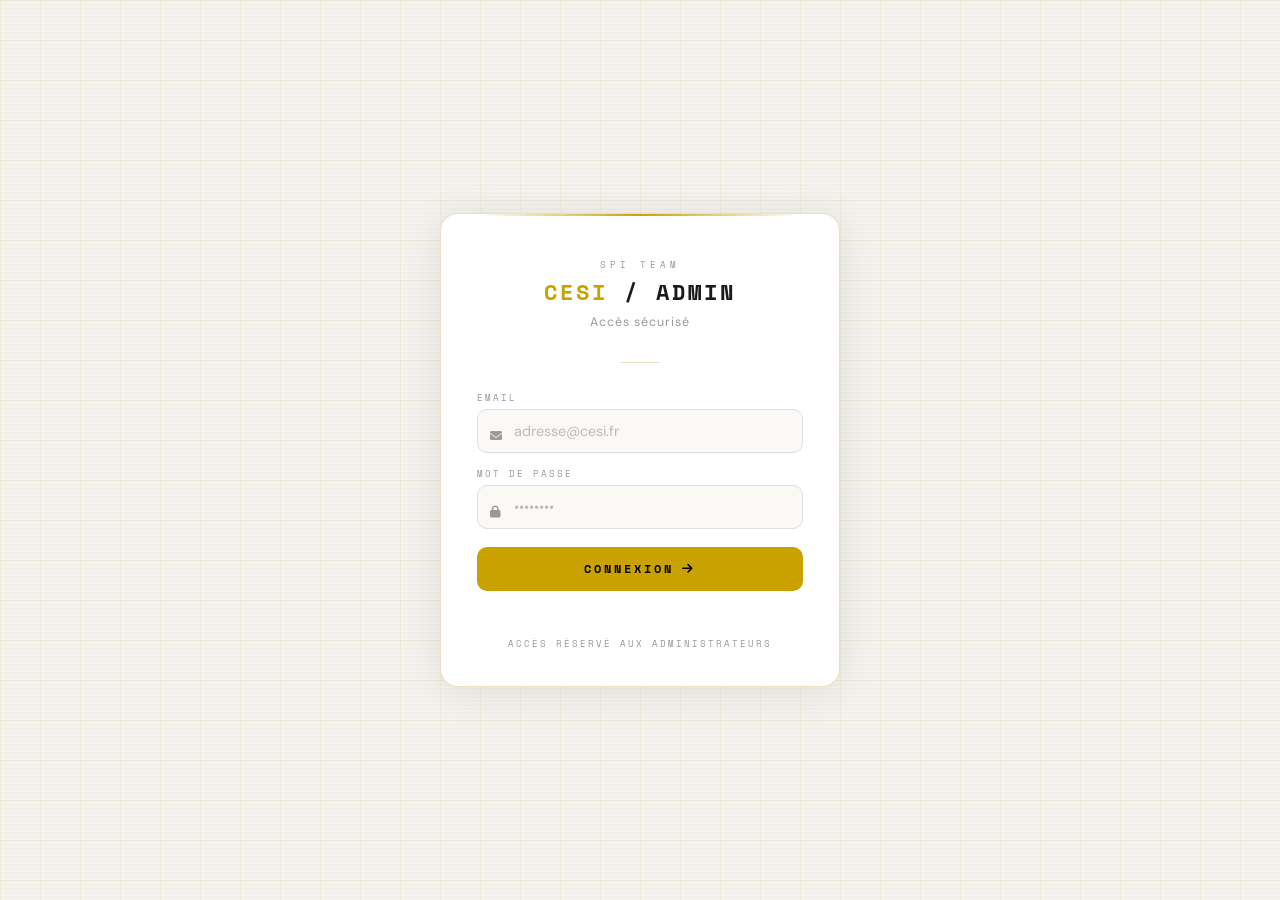
<file: index.html>
<!DOCTYPE html>
<html lang="fr">
<head>
    <meta charset="UTF-8">
    <meta name="viewport" content="width=device-width, initial-scale=1.0">
    <title>Login | SPI Team CESI</title>
    <link rel="stylesheet" href="https://cdnjs.cloudflare.com/ajax/libs/font-awesome/6.4.0/css/all.min.css">
    <link rel="stylesheet" href="css/style.css">
</head>
<body>

    <div class="login-card">
        <!-- Brand -->
        <div class="card-brand">
            <div class="card-brand-label">SPI Team</div>
            <div class="card-brand-title">CESI<span> / ADMIN</span></div>
            <div class="card-subtitle">Accès sécurisé</div>
        </div>

        <div class="divider"></div>

        <!-- Formulaire de Connexion -->
        <form id="loginForm" class="login-form">
            <div class="field-wrap">
                <label class="field-label" for="username">Email</label>
                <input id="username" type="email" placeholder="adresse@cesi.fr" required>
                <i class="fas fa-envelope field-icon"></i>
            </div>

            <div class="field-wrap">
                <label class="field-label" for="password">Mot de passe</label>
                <input id="password" type="password" placeholder="••••••••" required>
                <i class="fas fa-lock field-icon"></i>
            </div>

            <button type="submit" id="submitBtn">
                <span id="btn-text">CONNEXION</span>
                <i class="fas fa-arrow-right" id="btn-icon"></i>
            </button>
        </form>

        <p id="error-msg"></p>
        <div class="card-footer">Accès réservé aux administrateurs</div>
    </div>

    <script type="module">
        import { createClient } from "https://esm.sh/@supabase/supabase-js"

        const SUPABASE_URL = "https://fjksprfocmyqebjfxftf.supabase.co"
        const SUPABASE_KEY = "sb_publishable_A3J91eJqawcbb2s6a-8vRQ_9bOFqaE_"
        const supabase = createClient(SUPABASE_URL, SUPABASE_KEY)

        // --- GESTION DE LA CONNEXION ---
        if (sessionStorage.getItem("admin_logged") === "true") {
            window.location.href = "logs.html"
        }

        document.getElementById("loginForm").addEventListener("submit", async (e) => {
            e.preventDefault()
            const btn = document.getElementById("submitBtn")
            const btnText = document.getElementById("btn-text")
            const btnIcon = document.getElementById("btn-icon")
            const errorMsg = document.getElementById("error-msg")
            const email = document.getElementById("username").value.trim()
            const password = document.getElementById("password").value.trim()

            btnText.innerText = "Vérification…"
            btnIcon.className = "fas fa-spinner fa-spin"
            btn.disabled = true
            errorMsg.innerText = ""

            try {
                const { data, error } = await supabase.rpc("verify_admin", {
                    p_mail: email,
                    p_mdp: password
                })

                if (error || !data || data.length === 0) {
                    errorMsg.style.color = "var(--danger)";
                    errorMsg.innerText = "✗  Identifiants incorrects"
                } else {
                    btnText.innerText = "Accès accordé"
                    btnIcon.className = "fas fa-check"
                    sessionStorage.setItem("admin_logged", "true")
                    sessionStorage.setItem("admin_email", email)
                    setTimeout(() => window.location.href = "logs.html", 600)
                    return
                }
            } catch (err) {
                errorMsg.innerText = "✗  Erreur serveur"
            }

            btnText.innerText = "CONNEXION"
            btnIcon.className = "fas fa-arrow-right"
            btn.disabled = false
        })
    </script>
</body>
</html>
</file>
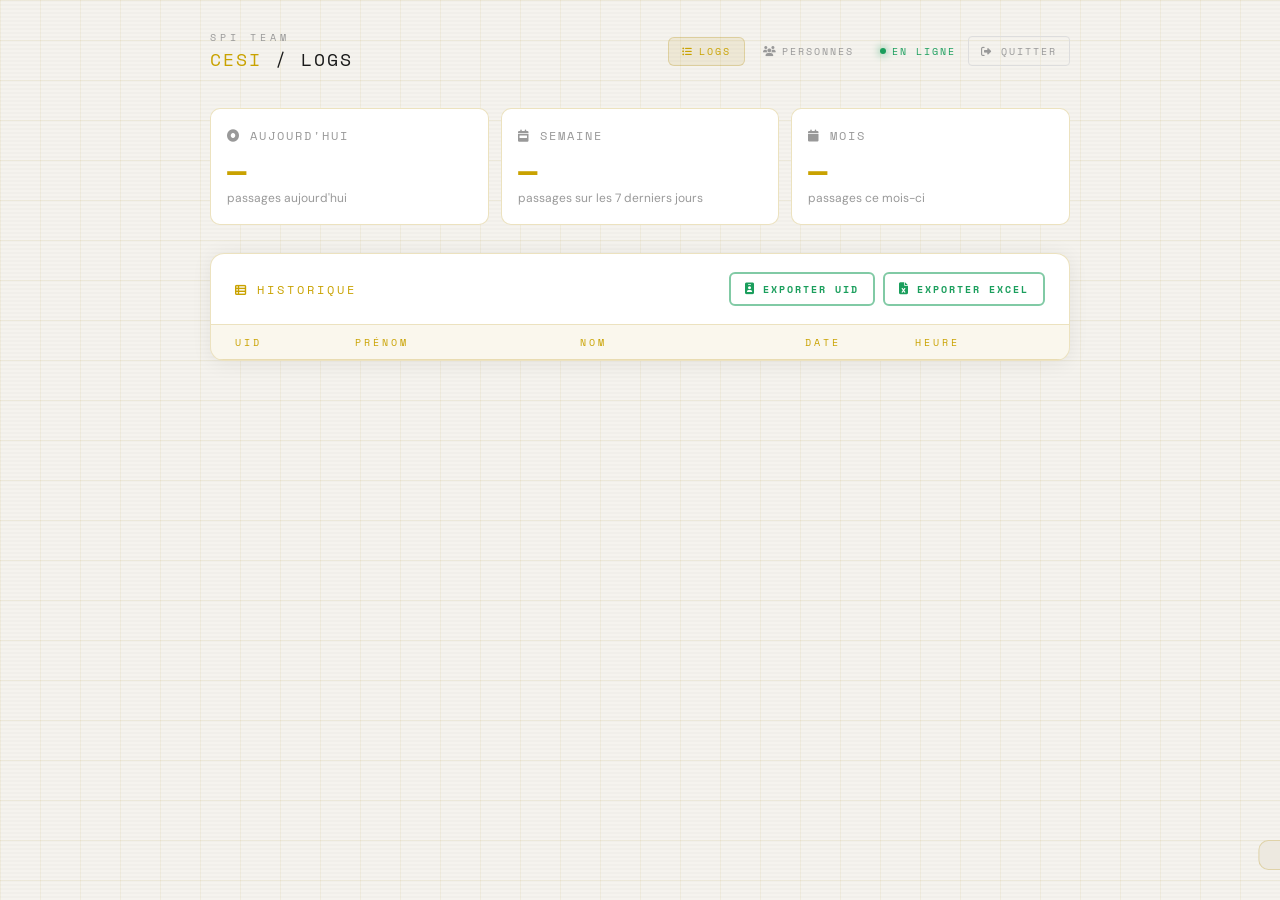
<file: logs.html>
<!DOCTYPE html>
<html lang="fr">
<head>
    <meta charset="UTF-8">
    <meta name="viewport" content="width=device-width, initial-scale=1.0">
    <title>Accès | SPI Team CESI</title>
    <link rel="preconnect" href="https://fonts.googleapis.com">
    <link rel="preconnect" href="https://fonts.gstatic.com" crossorigin>
    <link href="https://fonts.googleapis.com/css2?family=Space+Mono:wght@400;700&family=DM+Sans:wght@300;400;500;600&display=swap" rel="stylesheet">
    <link rel="stylesheet" href="https://cdnjs.cloudflare.com/ajax/libs/font-awesome/6.4.0/css/all.min.css">
    <link rel="stylesheet" href="css/logs.css">
</head>
<body>

<div class="app-wrapper">

    <header>
        <div class="brand">
            <div class="brand-label">SPI Team</div>
            <div class="brand-title">CESI<span> / LOGS</span></div>
        </div>
        <div class="top-right">
            <nav style="display:flex;gap:4px;">
                <a href="logs.html" style="font-family:'Space Mono',monospace;font-size:0.62rem;letter-spacing:2px;padding:6px 13px;border-radius:6px;text-decoration:none;color:var(--gold);border:1px solid var(--border);background:var(--gold-dim);">
                    <i class="fas fa-list-ul" style="margin-right:5px;"></i>LOGS
                </a>
                <a href="people.html" style="font-family:'Space Mono',monospace;font-size:0.62rem;letter-spacing:2px;padding:6px 13px;border-radius:6px;text-decoration:none;color:var(--muted);border:1px solid transparent;transition:all 0.2s;" onmouseover="this.style.color='var(--gold)';this.style.borderColor='var(--border)';this.style.background='var(--gold-dim)'" onmouseout="this.style.color='var(--muted)';this.style.borderColor='transparent';this.style.background='none'">
                    <i class="fas fa-users" style="margin-right:5px;"></i>PERSONNES
                </a>
            </nav>
            <span class="live-dot">EN LIGNE</span>
            <a href="#" class="logout-btn" id="btn-logout"><i class="fas fa-sign-out-alt"></i> QUITTER</a>
        </div>
    </header>

    <div class="stats-grid">
        <div class="stat-card">
            <div class="stat-icon"><i class="fas fa-circle-dot"></i> AUJOURD'HUI</div>
            <div class="stat-number" id="day-count">—</div>
            <div class="stat-label">passages aujourd'hui</div>
        </div>
        <div class="stat-card">
            <div class="stat-icon"><i class="fas fa-calendar-week"></i> SEMAINE</div>
            <div class="stat-number" id="week-count">—</div>
            <div class="stat-label">passages sur les 7 derniers jours</div>
        </div>
        <div class="stat-card">
            <div class="stat-icon"><i class="fas fa-calendar"></i> MOIS</div>
            <div class="stat-number" id="month-count">—</div>
            <div class="stat-label">passages ce mois-ci</div>
        </div>
    </div>

    <div class="panel">
        <div class="panel-header">
            <span class="panel-title"><i class="fas fa-table-list" style="margin-right:8px;font-size:.7rem;"></i>Historique</span>
            <div style="display:flex;gap:8px;">
                <button class="btn-excel btn-uid-export" id="btn-uid-export">
                    <i class="fas fa-id-badge"></i> EXPORTER UID
                </button>
                <button class="btn-excel" id="btn-excel">
                    <i class="fas fa-file-excel"></i> EXPORTER EXCEL
                </button>
            </div>
        </div>
        <div class="table-wrap">
            <div class="log-table">
                <div class="header-row">
                    <span class="uid">UID</span>
                    <span class="prenom">Prénom</span>
                    <span class="nom">Nom</span>
                    <span class="date">Date</span>
                    <span class="heure">Heure</span>
                    <span></span>
                </div>
                <div id="logs-container">
                    <!-- Rows injected here -->
                </div>
            </div>
        </div>
    </div>

</div>

<div class="toast" id="toast"></div>

<script type="module">
    import { createClient } from "https://esm.sh/@supabase/supabase-js"

    const SUPABASE_URL = "https://fjksprfocmyqebjfxftf.supabase.co"
    const SUPABASE_KEY = "sb_publishable_A3J91eJqawcbb2s6a-8vRQ_9bOFqaE_"
    const supabase = createClient(SUPABASE_URL, SUPABASE_KEY)

    // Auth check
    if (sessionStorage.getItem("admin_logged") !== "true") {
        window.location.href = "index.html"
    }

    // Elements
    const btnLogout     = document.getElementById("btn-logout")
    const logsContainer = document.getElementById("logs-container")
    const btnExcelExport = document.getElementById("btn-excel")
    const btnUidExport  = document.getElementById("btn-uid-export")

    let allData = []

    // ─── UTILS ────────────────────────────────────────────────────────────────

    function showToast(msg, type = 'success') {
        const t = document.getElementById('toast')
        t.textContent = (type === 'success' ? '✓ ' : '✗ ') + msg
        t.className = `toast ${type} show`
        setTimeout(() => t.classList.remove('show'), 3000)
    }

    function animateCount(el, target) {
        const start = parseInt(el.textContent) || 0
        if (start === target) return
        const dur = 600, step = 16
        const diff = target - start
        let current = start
        const interval = setInterval(() => {
            current += Math.ceil(diff / (dur / step))
            if ((diff > 0 && current >= target) || (diff < 0 && current <= target)) {
                current = target
                clearInterval(interval)
            }
            el.textContent = current
        }, step)
    }

    function safe(v) {
        return (String(v || "—")).replace(/</g, "&lt;").replace(/>/g, "&gt;")
    }

    // ─── STATS ────────────────────────────────────────────────────────────────

    function updateStats(data) {
        const now        = new Date()
        const todayStr   = now.toISOString().split("T")[0]
        const weekAgo    = new Date(); weekAgo.setDate(weekAgo.getDate() - 7)
        const curMonth   = now.getMonth()
        const curYear    = now.getFullYear()

        animateCount(document.getElementById("day-count"),
            data.filter(u => u.date === todayStr).length)

        animateCount(document.getElementById("week-count"),
            data.filter(u => u.date && new Date(u.date) >= weekAgo).length)

        animateCount(document.getElementById("month-count"),
            data.filter(u => {
                if (!u.date) return false
                const d = new Date(u.date)
                return d.getMonth() === curMonth && d.getFullYear() === curYear
            }).length)
    }

    // ─── BUILD UID → {prenom, nom} MAP ────────────────────────────────────────
    // We iterate from oldest to newest so the most recent named entry wins.

    function buildUidMap(data) {
        const map = {}
        // data is sorted newest-first; iterate reversed so newest overwrites
        ;[...data].reverse().forEach(u => {
            if (u.uid && (u.prenom || u.nom)) {
                map[u.uid] = {
                    prenom: u.prenom || '',
                    nom:    u.nom    || ''
                }
            }
        })
        return map
    }

    // ─── DATA LOADING ─────────────────────────────────────────────────────────

    async function loadUsers() {
        const { data, error } = await supabase
            .from("users")
            .select("*")
            .order("date",  { ascending: false, nullsFirst: false })
            .order("heure", { ascending: false, nullsFirst: false })

        if (error) {
            logsContainer.innerHTML = `
                <div class="empty-state">
                    <i class="fas fa-triangle-exclamation"></i>
                    ERREUR : ${error.message}
                </div>`
            return
        }

        allData = data
        updateStats(data)
        logsContainer.innerHTML = ""

        if (!data || data.length === 0) {
            logsContainer.innerHTML = `
                <div class="empty-state">
                    <i class="fas fa-database"></i>AUCUN ENREGISTREMENT
                </div>`
            return
        }

        // Build lookup map once for all rows
        const uidMap = buildUidMap(data)

        data.forEach((user, i) => {
            const row = document.createElement("div")
            row.className = "log-row"
            row.style.animationDelay = `${i * 30}ms`

            // Resolve prenom/nom: use row value first, fallback to uidMap
            const resolved = uidMap[user.uid] || {}
            const prenom   = user.prenom || resolved.prenom || ''
            const nom      = user.nom    || resolved.nom    || ''

            row.innerHTML = `
                <span class="uid">${safe(user.uid)}</span>
                <span class="prenom">${safe(prenom)}</span>
                <span class="nom">${safe(nom)}</span>
                <span class="date">${safe(user.date)}</span>
                <span class="heure">${safe(user.heure)}</span>
                <span style="display:flex;align-items:center;">
                    <button class="btn-delete" title="Supprimer" data-id="${user.identifiant}">
                        <i class="fas fa-xmark"></i>
                    </button>
                </span>
            `
            logsContainer.appendChild(row)
        })

        // Delete logic
        logsContainer.querySelectorAll('.btn-delete').forEach(btn => {
            btn.addEventListener('click', async () => {
                const identifiant = btn.getAttribute('data-id')
                if (!confirm('Supprimer cette entrée ?')) return
                const { error } = await supabase
                    .from('users')
                    .delete()
                    .eq('identifiant', identifiant)
                if (error) {
                    showToast(error.message, 'error')
                } else {
                    showToast('Entrée supprimée')
                    loadUsers()
                }
            })
        })
    }

    // ─── UID-ONLY EXPORT ──────────────────────────────────────────────────────

    btnUidExport.addEventListener("click", async () => {
        if (!allData.length) { showToast('Aucune donnée à exporter', 'error'); return }

        const uids = allData
            .filter(u => u.uid && u.uid.trim() !== '' && !u.prenom && !u.nom)
            .map(u => u.uid)

        if (!uids.length) { showToast('Aucun UID sans nom/prénom trouvé', 'error'); return }

        await loadXLSX()
        const ws = window.XLSX.utils.json_to_sheet(uids.map(uid => ({ UID: uid })))
        const wb = window.XLSX.utils.book_new()
        window.XLSX.utils.book_append_sheet(wb, ws, 'UIDs')
        window.XLSX.writeFile(wb, `spi_uid_${new Date().toISOString().split('T')[0]}.xlsx`)
        showToast(`${uids.length} UIDs exportés`)
    })

    // ─── FULL EXCEL EXPORT ────────────────────────────────────────────────────

    btnExcelExport.addEventListener("click", async () => {
        if (!allData.length) { showToast('Aucune donnée à exporter', 'error'); return }

        const uidMap = buildUidMap(allData)

        await loadXLSX()
        const ws = window.XLSX.utils.json_to_sheet(allData.map(u => {
            const resolved = uidMap[u.uid] || {}
            return {
                UID:    u.uid    || '',
                Prénom: u.prenom || resolved.prenom || '',
                Nom:    u.nom    || resolved.nom    || '',
                Date:   u.date   || '',
                Heure:  u.heure  || ''
            }
        }))
        const wb = window.XLSX.utils.book_new()
        window.XLSX.utils.book_append_sheet(wb, ws, 'Accès')
        window.XLSX.writeFile(wb, `spi_access_${new Date().toISOString().split('T')[0]}.xlsx`)
        showToast('Export réussi')
    })

    // ─── XLSX LAZY LOADER ─────────────────────────────────────────────────────

    function loadXLSX() {
        if (window.XLSX) return Promise.resolve()
        return new Promise((res, rej) => {
            const s = document.createElement('script')
            s.src = 'https://cdnjs.cloudflare.com/ajax/libs/xlsx/0.18.5/xlsx.full.min.js'
            s.onload = res
            s.onerror = rej
            document.head.appendChild(s)
        })
    }

    // ─── LOGOUT ───────────────────────────────────────────────────────────────

    btnLogout.addEventListener("click", (e) => {
        e.preventDefault()
        sessionStorage.clear()
        window.location.href = "index.html"
    })

    // ─── INIT ─────────────────────────────────────────────────────────────────

    loadUsers()

</script>
</body>
</html>
</file>
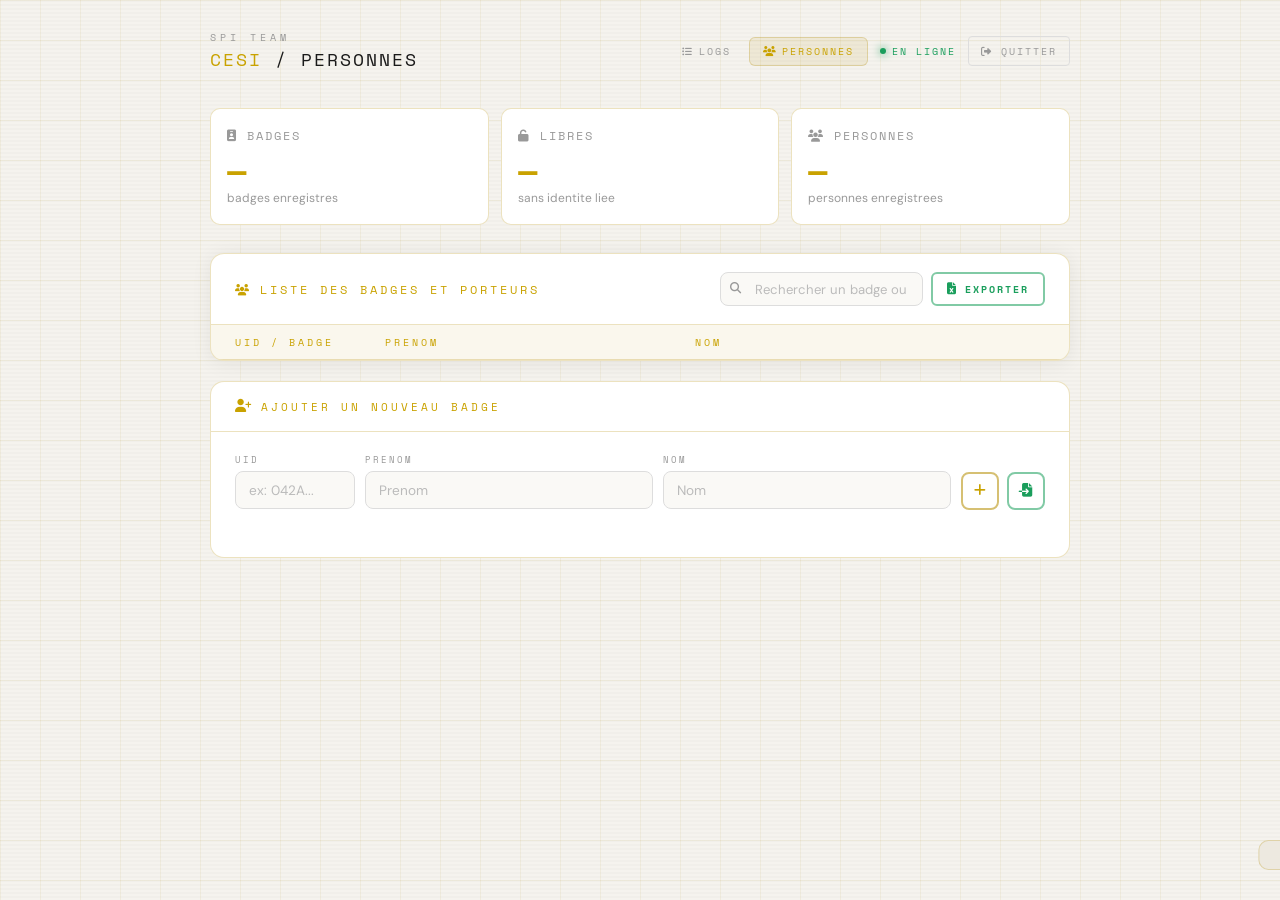
<file: people.html>
<!DOCTYPE html>
<html lang="fr">
<head>
    <meta charset="UTF-8">
    <meta name="viewport" content="width=device-width, initial-scale=1.0">
    <title>Personnes | SPI Team CESI</title>
    <link rel="preconnect" href="https://fonts.googleapis.com">
    <link rel="preconnect" href="https://fonts.gstatic.com" crossorigin>
    <link href="https://fonts.googleapis.com/css2?family=Space+Mono:wght@400;700&family=DM+Sans:wght@300;400;500;600&display=swap" rel="stylesheet">
    <link rel="stylesheet" href="https://cdnjs.cloudflare.com/ajax/libs/font-awesome/6.4.0/css/all.min.css">
    <link rel="stylesheet" href="css/logs.css">
    <link rel="stylesheet" href="css/people.css">
</head>
<body>
<div class="app-wrapper">

    <header>
        <div class="brand">
            <div class="brand-label">SPI Team</div>
            <div class="brand-title">CESI<span> / PERSONNES</span></div>
        </div>
        <div class="top-right">
            <nav class="nav-tabs">
                <a href="logs.html" class="nav-tab"><i class="fas fa-list-ul" style="margin-right:5px;"></i>LOGS</a>
                <a href="people.html" class="nav-tab active"><i class="fas fa-users" style="margin-right:5px;"></i>PERSONNES</a>
            </nav>
            <span class="live-dot">EN LIGNE</span>
            <a href="#" class="logout-btn" id="btn-logout"><i class="fas fa-sign-out-alt"></i> QUITTER</a>
        </div>
    </header>

    <div class="stats-grid">
        <div class="stat-card">
            <div class="stat-icon"><i class="fas fa-id-badge"></i> BADGES</div>
            <div class="stat-number" id="badge-count">&#8212;</div>
            <div class="stat-label">badges enregistres</div>
        </div>
        <div class="stat-card">
            <div class="stat-icon"><i class="fas fa-unlock"></i> LIBRES</div>
            <div class="stat-number" id="nobadge-count">&#8212;</div>
            <div class="stat-label">sans identite liee</div>
        </div>
        <div class="stat-card">
            <div class="stat-icon"><i class="fas fa-users"></i> PERSONNES</div>
            <div class="stat-number" id="total-count">&#8212;</div>
            <div class="stat-label">personnes enregistrees</div>
        </div>
    </div>

    <div class="panel">
        <div class="panel-header">
            <span class="panel-title"><i class="fas fa-users" style="margin-right:8px;font-size:.7rem;"></i>Liste des badges et porteurs</span>
            <div style="display:flex;gap:8px;align-items:center;">
                <div class="search-wrap">
                    <i class="fas fa-magnifying-glass search-icon"></i>
                    <input type="text" class="search-input" id="search-input" placeholder="Rechercher un badge ou nom...">
                </div>
                <button class="btn-excel" id="btn-excel-export">
                    <i class="fas fa-file-excel"></i> EXPORTER
                </button>
            </div>
        </div>
        <div class="table-wrap">
            <div class="log-table">
                <div class="header-row">
                    <span class="uid">UID / Badge</span>
                    <span class="prenom">Prenom</span>
                    <span class="nom">Nom</span>
                    <span></span>
                </div>
                <div id="people-container"></div>
            </div>
        </div>
    </div>

    <div class="form-panel">
        <div class="form-panel-header">
            <i class="fas fa-user-plus"></i>
            <span class="form-panel-title">Ajouter un nouveau badge</span>
        </div>
        <div class="form-body">
            <form id="add-person-form">
                <div class="input-row">
                    <div class="field-wrap">
                        <div class="field-label">UID</div>
                        <input type="text" id="uid-input" class="field-input" placeholder="ex: 042A..." required>
                    </div>
                    <div class="field-wrap">
                        <div class="field-label">Prenom</div>
                        <input type="text" id="prenom-input" class="field-input" placeholder="Prenom">
                    </div>
                    <div class="field-wrap">
                        <div class="field-label">Nom</div>
                        <input type="text" id="nom-input" class="field-input" placeholder="Nom">
                    </div>
                    <div style="display:flex;gap:8px;align-items:flex-end;">
                        <button type="submit" class="btn-add" title="Ajouter manuellement">
                            <i class="fas fa-plus"></i>
                        </button>
                        <input type="file" id="excel-upload" accept=".xlsx,.xls" style="display:none;">
                        <button type="button" class="btn-add btn-import" id="btn-import-excel" title="Importer depuis Excel">
                            <i class="fas fa-file-import"></i>
                        </button>
                    </div>
                </div>
            </form>
            <div class="form-message" id="add-message"></div>
        </div>
    </div>

</div>
<div class="toast" id="toast"></div>

<script type="module">
import { createClient } from "https://esm.sh/@supabase/supabase-js"

const SUPABASE_URL = "https://fjksprfocmyqebjfxftf.supabase.co"
const SUPABASE_KEY = "sb_publishable_A3J91eJqawcbb2s6a-8vRQ_9bOFqaE_"
const supabase = createClient(SUPABASE_URL, SUPABASE_KEY)

if (sessionStorage.getItem("admin_logged") !== "true") {
    window.location.href = "index.html"
}

const container   = document.getElementById("people-container")
const searchInput = document.getElementById("search-input")
let allPeople = []

// Normalise un UID : string, trim, lowercase
function nuid(v) {
    return String(v ?? "").trim().toLowerCase()
}

// ── TOAST ────────────────────────────────────────────────────────
function showToast(msg, type) {
    type = type || "success"
    var t = document.getElementById("toast")
    t.textContent = (type === "success" ? "\u2713 " : "\u2717 ") + msg
    t.className = "toast " + type + " show"
    setTimeout(function() { t.classList.remove("show") }, 3500)
}

// ── COMPTEUR ANIME ───────────────────────────────────────────────
function animateCount(el, target) {
    var start = parseInt(el.textContent) || 0
    if (start === target) return
    var dur = 600, step = 16, diff = target - start, current = start
    var iv = setInterval(function() {
        current += Math.ceil(diff / (dur / step))
        if ((diff > 0 && current >= target) || (diff < 0 && current <= target)) {
            current = target; clearInterval(iv)
        }
        el.textContent = current
    }, step)
}

function safe(v) {
    return String(v || "").replace(/</g, "&lt;").replace(/>/g, "&gt;")
}

// ── RENDER ───────────────────────────────────────────────────────
function renderRows(data) {
    container.innerHTML = ""
    if (!data || data.length === 0) {
        container.innerHTML = '<div class="empty-state"><i class="fas fa-user-slash"></i>AUCUNE DONNEE</div>'
        return
    }
    data.forEach(function(p, i) {
        var row = document.createElement("div")
        row.className = "log-row"
        row.style.animationDelay = (i * 25) + "ms"
        var hasUid = nuid(p.uid) !== ""
        var uidHtml = hasUid
            ? '<i class="fas fa-id-badge" style="font-size:.55rem;"></i>' + safe(p.uid)
            : "&#8212; aucun badge"
        var prenomHtml = p.prenom
            ? safe(p.prenom)
            : '<span style="color:#ccc;font-style:italic;font-size:0.7rem;">Non renseigne</span>'
        var nomHtml = p.nom
            ? safe(p.nom)
            : '<span style="color:#ccc;font-style:italic;font-size:0.7rem;">Non renseigne</span>'
        row.innerHTML =
            '<span class="uid"><span class="uid-chip' + (hasUid ? "" : " no-uid") + '">' + uidHtml + '</span></span>' +
            '<span class="prenom">' + prenomHtml + '</span>' +
            '<span class="nom">' + nomHtml + '</span>' +
            '<span style="display:flex;align-items:center;">' +
            '<button class="btn-delete" title="Supprimer" data-id="' + p.identifiant + '" data-uid="' + safe(p.uid) + '">' +
            '<i class="fas fa-xmark"></i></button></span>'
        container.appendChild(row)
    })

    container.querySelectorAll(".btn-delete").forEach(function(btn) {
        btn.addEventListener("click", async function() {
            var id  = btn.getAttribute("data-id")
            var uid = btn.getAttribute("data-uid")

            // Trouver la personne dans allPeople pour afficher son nom dans la confirmation
            var person = allPeople.find(function(p) { return String(p.identifiant) === String(id) })
            var label  = (person && (person.prenom || person.nom))
                ? [person.prenom, person.nom].filter(Boolean).join(" ")
                : (uid || "cette entrée")

            if (!confirm("Supprimer " + label + " ainsi que TOUS ses logs ? Cette action est irréversible.")) return

            var res
            if (uid && uid.trim() !== "") {
                // Supprimer toutes les lignes partageant ce même UID (personne + tous ses logs)
                res = await supabase.from("users").delete().eq("uid", uid)
            } else {
                // Pas d'UID : supprimer uniquement cette ligne
                res = await supabase.from("users").delete().eq("identifiant", id)
            }

            if (res.error) showToast(res.error.message, "error")
            else { showToast("Personne et tous ses logs supprimés"); loadPeople() }
        })
    })
}

// ── CHARGEMENT ───────────────────────────────────────────────────
async function loadPeople() {
    container.innerHTML = [0,0,0,0].map(function() {
        return '<div class="skeleton-row">' +
            '<div class="skeleton-bar" style="width:80%"></div>' +
            '<div class="skeleton-bar" style="width:60%"></div>' +
            '<div class="skeleton-bar" style="width:60%"></div>' +
            '<div class="skeleton-bar" style="width:20px"></div></div>'
    }).join("")

    var res = await supabase
        .from("users")
        .select("identifiant, uid, prenom, nom")
        .order("nom", { ascending: true })

    if (res.error) {
        container.innerHTML = '<div class="empty-state"><i class="fas fa-triangle-exclamation"></i>ERREUR : ' + res.error.message + '</div>'
        return
    }

    // Deduplication : pour un meme UID, garder la ligne avec nom/prenom
    var seen = new Map()
    ;(res.data || []).forEach(function(p) {
        var key = nuid(p.uid)
        if (!key) { seen.set(p.identifiant, p); return }
        if (!seen.has(key)) {
            seen.set(key, p)
        } else {
            var ex = seen.get(key)
            if (!(ex.prenom || ex.nom) && (p.prenom || p.nom)) seen.set(key, p)
        }
    })
    allPeople = Array.from(seen.values())

    var totalBadges  = allPeople.filter(function(p) { return nuid(p.uid) !== "" }).length
    var totalPeople  = allPeople.filter(function(p) { return (p.prenom && p.prenom.trim()) || (p.nom && p.nom.trim()) }).length
    var badgesLibres = allPeople.filter(function(p) { return !(p.prenom && p.prenom.trim()) && !(p.nom && p.nom.trim()) }).length

    animateCount(document.getElementById("badge-count"),   totalBadges)
    animateCount(document.getElementById("nobadge-count"), badgesLibres)
    animateCount(document.getElementById("total-count"),   totalPeople)

    renderRows(allPeople)
}

// ── RECHERCHE ────────────────────────────────────────────────────
searchInput.addEventListener("input", function() {
    var q = searchInput.value.trim().toLowerCase()
    if (!q) { renderRows(allPeople); return }
    renderRows(allPeople.filter(function(p) {
        return (p.prenom || "").toLowerCase().includes(q) ||
               (p.nom    || "").toLowerCase().includes(q) ||
               (p.uid    || "").toLowerCase().includes(q)
    }))
})

// ── FORMULAIRE D'AJOUT ───────────────────────────────────────────
// Logique :
//   - UID inconnu                    => INSERT
//   - UID existe, sans nom/prenom    => UPDATE avec les champs fournis
//   - UID existe, avec nom/prenom    => REFUS
document.getElementById("add-person-form").addEventListener("submit", async function(e) {
    e.preventDefault()
    var uid    = nuid(document.getElementById("uid-input").value)
    var prenom = document.getElementById("prenom-input").value.trim()
    var nom    = document.getElementById("nom-input").value.trim()

    if (!uid) { showToast("L'UID est obligatoire", "error"); return }

    var check = await supabase
        .from("users")
        .select("identifiant, prenom, nom")
        .eq("uid", uid)
        .maybeSingle()

    if (check.data) {
        var ex = check.data
        var exHasName = (ex.prenom && ex.prenom.trim()) || (ex.nom && ex.nom.trim())

        if (exHasName) {
            // UID deja attribue a quelqu'un
            var who = [ex.prenom, ex.nom].filter(Boolean).join(" ")
            showToast("UID deja attribue a " + who, "error")
            return
        }

        // UID existe mais sans nom/prenom : on assigne l'identite
        if (!prenom && !nom) {
            showToast("L'UID existe deja (sans identite). Renseignez au moins un nom.", "error")
            return
        }

        var upd = await supabase
            .from("users")
            .update({ prenom: prenom || null, nom: nom || null })
            .eq("identifiant", ex.identifiant)

        if (upd.error) showToast(upd.error.message, "error")
        else {
            showToast("Identite assignee a l'UID " + uid)
            document.getElementById("add-person-form").reset()
            loadPeople()
        }
        return
    }

    // UID inconnu dans maybeSingle() mais peut avoir des lignes sans nom (passages scannés)
    // => UPDATE sur toutes les lignes de cet UID qui n'ont pas encore de nom/prénom
    var updAll = await supabase
        .from("users")
        .update({ prenom: prenom || null, nom: nom || null })
        .eq("uid", uid)
        .is("prenom", null)
        .is("nom", null)

    if (updAll.error) { showToast(updAll.error.message, "error"); return }

    // Vérifier si cet UID existe déjà dans la table
    var checkExist = await supabase
        .from("users")
        .select("identifiant", { count: "exact", head: true })
        .eq("uid", uid)

    if ((checkExist.count || 0) > 0) {
        // Des lignes existaient (passages sans nom) : identité assignée
        showToast("Identite assignee aux passages existants de l\'UID " + uid)
        document.getElementById("add-person-form").reset()
        loadPeople()
        return
    }

    // Vraiment aucune ligne avec cet UID : on insère un enregistrement vide (badge pré-enregistré)
    var ins = await supabase.from("users").insert([{
        uid:    uid,
        prenom: prenom || null,
        nom:    nom    || null
    }])

    if (ins.error) showToast(ins.error.message, "error")
    else {
        showToast("Badge enregistre")
        document.getElementById("add-person-form").reset()
        loadPeople()
    }
})

// ── EXCEL IMPORT ─────────────────────────────────────────────────
// Logique identique :
//   - UID inconnu                 => INSERT
//   - UID existe sans nom/prenom  => UPDATE
//   - UID existe avec nom/prenom  => ignore (doublon)
var btnImport   = document.getElementById("btn-import-excel")
var excelUpload = document.getElementById("excel-upload")

btnImport.addEventListener("click", function() { excelUpload.click() })

excelUpload.addEventListener("change", async function(e) {
    var file = e.target.files[0]
    if (!file) return

    if (!window.XLSX) {
        await new Promise(function(res, rej) {
            var s = document.createElement("script")
            s.src = "https://cdnjs.cloudflare.com/ajax/libs/xlsx/0.18.5/xlsx.full.min.js"
            s.onload = res; s.onerror = rej
            document.head.appendChild(s)
        })
    }

    var reader = new FileReader()
    reader.onload = async function(evt) {
        try {
            var wb       = window.XLSX.read(new Uint8Array(evt.target.result), { type: "array" })
            var jsonData = window.XLSX.utils.sheet_to_json(wb.Sheets[wb.SheetNames[0]])

            // Charger tous les enregistrements existants (uid + identifiant + nom/prenom)
            var existRes = await supabase.from("users").select("identifiant, uid, prenom, nom")
            var existMap = new Map()
            ;(existRes.data || []).forEach(function(u) {
                if (nuid(u.uid)) existMap.set(nuid(u.uid), u)
            })

            var toInsert = []
            var toUpdate = []
            var skipped  = 0
            var seenInFile = new Set()

            jsonData.forEach(function(row) {
                var rawUid = row.UID != null ? row.UID : (row.uid != null ? row.uid : null)
                if (rawUid == null) return
                var uid = nuid(rawUid)
                if (!uid) return
                if (seenInFile.has(uid)) return  // doublon dans le fichier lui-meme
                seenInFile.add(uid)

                var prenom = row.Prenom || row.prenom || row["Pr\u00e9nom"] || null
                var nom    = row.Nom    || row.nom    || null

                if (existMap.has(uid)) {
                    var ex = existMap.get(uid)
                    var exHasName = (ex.prenom && ex.prenom.trim()) || (ex.nom && ex.nom.trim())
                    if (exHasName) {
                        skipped++  // deja attribue, on ignore
                    } else if (prenom || nom) {
                        // Existe sans nom => on met a jour
                        toUpdate.push({ identifiant: ex.identifiant, prenom: prenom || null, nom: nom || null })
                    } else {
                        skipped++  // pas de nom a assigner non plus
                    }
                } else {
                    toInsert.push({ uid: uid, prenom: prenom || null, nom: nom || null })
                }
            })

            // Executer les insertions
            if (toInsert.length) {
                var insRes = await supabase.from("users").insert(toInsert)
                if (insRes.error) throw insRes.error
            }

            // Executer les mises a jour une par une
            for (var i = 0; i < toUpdate.length; i++) {
                var u = toUpdate[i]
                var updRes = await supabase.from("users")
                    .update({ prenom: u.prenom, nom: u.nom })
                    .eq("identifiant", u.identifiant)
                if (updRes.error) throw updRes.error
            }

            var msg = ""
            if (toInsert.length) msg += toInsert.length + " insere(s)"
            if (toUpdate.length) msg += (msg ? ", " : "") + toUpdate.length + " mis a jour"
            if (skipped)         msg += (msg ? ", " : "") + skipped + " ignore(s)"
            showToast(msg || "Rien a importer")
            loadPeople()

        } catch(err) {
            showToast(err.message, "error")
        }
        excelUpload.value = ""
    }
    reader.readAsArrayBuffer(file)
})

// ── EXCEL EXPORT ─────────────────────────────────────────────────
document.getElementById("btn-excel-export").addEventListener("click", async function() {
    if (!allPeople.length) { showToast("Aucune donnee", "error"); return }
    if (!window.XLSX) {
        await new Promise(function(res, rej) {
            var s = document.createElement("script")
            s.src = "https://cdnjs.cloudflare.com/ajax/libs/xlsx/0.18.5/xlsx.full.min.js"
            s.onload = res; s.onerror = rej
            document.head.appendChild(s)
        })
    }
    var ws = window.XLSX.utils.json_to_sheet(allPeople.map(function(p) {
        return { UID: p.uid || "", Prenom: p.prenom || "", Nom: p.nom || "" }
    }))
    var wb = window.XLSX.utils.book_new()
    window.XLSX.utils.book_append_sheet(wb, ws, "Personnes")
    window.XLSX.writeFile(wb, "spi_personnes_" + new Date().toISOString().split("T")[0] + ".xlsx")
    showToast("Export reussi")
})

// ── LOGOUT ───────────────────────────────────────────────────────
document.getElementById("btn-logout").addEventListener("click", function(e) {
    e.preventDefault()
    sessionStorage.clear()
    window.location.href = "index.html"
})

loadPeople()
</script>
</body>
</html>
</file>
<file: css/logs.css>
:root {
    --gold: #c9a200;
    --gold-dim: rgba(180, 140, 0, 0.1);
    --gold-glow: rgba(180, 140, 0, 0.3);
    --bg: #f5f3ee;
    --surface: #ffffff;
    --surface2: #ede9e0;
    --border: rgba(180, 140, 0, 0.25);
    --text: #1a1a1a;
    --muted: #999;
    --danger: #e03434;
    --success: #1a9e5c;
}

* { margin: 0; padding: 0; box-sizing: border-box; }

body {
    background: var(--bg);
    color: var(--text);
    font-family: 'DM Sans', sans-serif;
    min-height: 100vh;
    overflow-x: hidden;
}

/* Animated grid background */
body::before {
    content: '';
    position: fixed;
    inset: 0;
    background-image:
        linear-gradient(rgba(180,140,0,0.07) 1px, transparent 1px),
        linear-gradient(90deg, rgba(180,140,0,0.07) 1px, transparent 1px);
    background-size: 40px 40px;
    pointer-events: none;
    z-index: 0;
    animation: gridDrift 20s linear infinite;
}

@keyframes gridDrift {
    0% { transform: translateY(0); }
    100% { transform: translateY(40px); }
}

/* Scanline overlay */
body::after {
    content: '';
    position: fixed;
    inset: 0;
    background: repeating-linear-gradient(
        0deg,
        transparent,
        transparent 2px,
        rgba(0,0,0,0.015) 2px,
        rgba(0,0,0,0.015) 4px
    );
    pointer-events: none;
    z-index: 0;
}

.app-wrapper {
    position: relative;
    z-index: 1;
    max-width: 900px;
    margin: 0 auto;
    padding: 30px 20px 60px;
}

/* HEADER */
header {
    display: flex;
    justify-content: space-between;
    align-items: center;
    margin-bottom: 36px;
    animation: fadeDown 0.6s ease both;
}

.brand {
    display: flex;
    flex-direction: column;
}

.brand-label {
    font-family: 'Space Mono', monospace;
    font-size: 0.6rem;
    color: var(--muted);
    letter-spacing: 4px;
    text-transform: uppercase;
    margin-bottom: 2px;
}

.brand-title {
    font-family: 'Space Mono', monospace;
    font-size: 1.1rem;
    color: var(--gold);
    letter-spacing: 2px;
}

.brand-title span {
    color: var(--text);
}

.top-right {
    display: flex;
    align-items: center;
    gap: 12px;
}

.live-dot {
    display: flex;
    align-items: center;
    gap: 6px;
    font-family: 'Space Mono', monospace;
    font-size: 0.65rem;
    color: #1a9e5c;
    letter-spacing: 2px;
}

.live-dot::before {
    content: '';
    width: 6px;
    height: 6px;
    background: #1a9e5c;
    border-radius: 50%;
    box-shadow: 0 0 8px #1a9e5c;
    animation: pulse 2s ease infinite;
}

@keyframes pulse {
    0%, 100% { opacity: 1; transform: scale(1); }
    50% { opacity: 0.5; transform: scale(0.8); }
}

.logout-btn {
    font-family: 'Space Mono', monospace;
    font-size: 0.65rem;
    color: #999;
    text-decoration: none;
    letter-spacing: 2px;
    padding: 6px 12px;
    border: 1px solid #ddd;
    border-radius: 4px;
    transition: all 0.2s;
}

.logout-btn:hover {
    color: #b38a00;
    border-color: var(--border);
    background: rgba(180,140,0,0.07);
}

/* STATS */
.stats-grid {
    display: grid;
    grid-template-columns: repeat(3, 1fr);
    gap: 12px;
    margin-bottom: 28px;
    animation: fadeUp 0.5s 0.1s ease both;
}

.stat-card {
    background: var(--surface);
    border: 1px solid var(--border);
    border-radius: 10px;
    padding: 18px 16px;
    position: relative;
    overflow: hidden;
    transition: transform 0.2s, box-shadow 0.2s;
}

.stat-card:hover {
    transform: translateY(-2px);
    box-shadow: 0 8px 30px rgba(180, 140, 0, 0.12);
}

.stat-card::after {
    content: '';
    position: absolute;
    bottom: 0; left: 0; right: 0;
    height: 2px;
    background: linear-gradient(90deg, transparent, var(--gold), transparent);
    opacity: 0;
    transition: opacity 0.3s;
}

.stat-card:hover::after { opacity: 1; }

.stat-icon {
    font-size: 0.75rem;
    color: var(--muted);
    margin-bottom: 10px;
    font-family: 'Space Mono', monospace;
    letter-spacing: 2px;
    text-transform: uppercase;
}

.stat-number {
    font-family: 'Space Mono', monospace;
    font-size: 2rem;
    font-weight: 700;
    color: var(--gold);
    line-height: 1;
    transition: all 0.3s;
}

.stat-label {
    font-size: 0.75rem;
    color: var(--muted);
    margin-top: 4px;
}

/* MAIN TABLE PANEL */
.panel {
    background: var(--surface);
    border: 1px solid var(--border);
    border-radius: 14px;
    overflow: hidden;
    margin-bottom: 20px;
    animation: fadeUp 0.5s 0.2s ease both;
    box-shadow: 0 2px 20px rgba(0,0,0,0.07);
}

.panel-header {
    padding: 18px 24px;
    border-bottom: 1px solid var(--border);
    display: flex;
    justify-content: space-between;
    align-items: center;
}

.panel-title {
    font-family: 'Space Mono', monospace;
    font-size: 0.75rem;
    color: var(--gold);
    letter-spacing: 3px;
    text-transform: uppercase;
}

.btn-excel {
    display: flex;
    align-items: center;
    gap: 7px;
    background: transparent;
    border: 2px solid rgba(26, 158, 92, 0.55);
    color: var(--success);
    font-family: 'Space Mono', monospace;
    font-size: 0.65rem;
    letter-spacing: 2px;
    padding: 7px 14px;
    border-radius: 6px;
    cursor: pointer;
    transition: all 0.2s;
    font-weight: 700;
}

.btn-excel:hover {
    background: rgba(26, 158, 92, 0.08);
    border-color: var(--success);
    box-shadow: 0 0 14px rgba(26, 158, 92, 0.2);
}

.btn-excel i { font-size: 0.75rem; }

/* TABLE */
.table-wrap { overflow-x: auto; }

.log-table { width: 100%; }

.header-row {
    display: grid;
    grid-template-columns: 120px 0.8fr 0.8fr 110px 90px 40px;
    padding: 10px 24px;
    background: rgba(180, 140, 0, 0.07);
    border-bottom: 1px solid var(--border);
}

.header-row span {
    font-family: 'Space Mono', monospace;
    font-size: 0.6rem;
    color: var(--gold);
    letter-spacing: 3px;
    text-transform: uppercase;
}

.log-row {
    display: grid;
    grid-template-columns: 120px 0.8fr 0.8fr 110px 90px 40px;
    padding: 12px 24px;
    border-bottom: 1px solid rgba(0,0,0,0.06);
    transition: background 0.15s;
    animation: rowIn 0.3s ease both;
}

.log-row:hover {
    background: rgba(180, 140, 0, 0.05);
}

.log-row:last-child { border-bottom: none; }

.log-row span {
    font-size: 0.85rem;
    color: var(--text);
    display: flex;
    align-items: center;
}

.log-row span.uid {
    font-family: 'Space Mono', monospace;
    font-size: 0.65rem;
    color: var(--muted);
}

.log-row span.prenom { color: #a07800; font-weight: 500; }

.empty-state {
    padding: 50px 24px;
    text-align: center;
    color: var(--muted);
    font-family: 'Space Mono', monospace;
    font-size: 0.75rem;
    letter-spacing: 2px;
}

.empty-state i {
    display: block;
    font-size: 2rem;
    margin-bottom: 12px;
    opacity: 0.3;
}

@keyframes rowIn {
    from { opacity: 0; transform: translateX(-8px); }
    to { opacity: 1; transform: translateX(0); }
}

/* ADD FORM PANEL */
.form-panel {
    background: var(--surface);
    border: 1px solid var(--border);
    border-radius: 14px;
    overflow: hidden;
    animation: fadeUp 0.5s 0.3s ease both;
}

.form-panel-header {
    padding: 16px 24px;
    border-bottom: 1px solid var(--border);
    display: flex;
    align-items: center;
    gap: 10px;
}

.form-panel-header i {
    color: var(--gold);
    font-size: 0.8rem;
}

.form-panel-title {
    font-family: 'Space Mono', monospace;
    font-size: 0.7rem;
    color: var(--gold);
    letter-spacing: 3px;
    text-transform: uppercase;
}

.form-body {
    padding: 20px 24px;
}

.input-row {
    display: grid;
    grid-template-columns: 120px 0.8fr 0.8fr auto;
    gap: 10px;
    align-items: center;
}

.field-wrap {
    position: relative;
}

.field-label {
    font-family: 'Space Mono', monospace;
    font-size: 0.55rem;
    color: var(--muted);
    letter-spacing: 2px;
    text-transform: uppercase;
    margin-bottom: 5px;
}

.field-input {
    width: 100%;
    background: #faf9f6;
    border: 1px solid #ddd;
    border-radius: 8px;
    padding: 9px 13px;
    color: var(--text);
    font-family: 'DM Sans', sans-serif;
    font-size: 0.85rem;
    transition: border-color 0.2s, box-shadow 0.2s;
    height: 38px;
}

.field-input:focus {
    border-color: var(--gold);
    box-shadow: 0 0 0 3px var(--gold-dim);
    outline: none;
}

.field-input::placeholder { color: #bbb; }

.btn-add {
    width: 38px;
    height: 38px;
    background: transparent;
    color: var(--gold);
    border: 2px solid rgba(180, 140, 0, 0.55);
    border-radius: 8px;
    font-size: 0.85rem;
    cursor: pointer;
    display: flex;
    align-items: center;
    justify-content: center;
    transition: all 0.2s;
    margin-top: 20px;
    flex-shrink: 0;
    font-weight: 700;
}

.btn-add:hover {
    background: rgba(180, 140, 0, 0.08);
    border-color: var(--gold);
    box-shadow: 0 0 14px rgba(180, 140, 0, 0.2);
    transform: scale(1.05);
}

.btn-add:active { transform: scale(0.96); }

/* Import Excel button variant */
.btn-add.btn-import {
    color: var(--success);
    border-color: rgba(26, 158, 92, 0.55);
}

.btn-add.btn-import:hover {
    background: rgba(26, 158, 92, 0.08);
    border-color: var(--success);
    box-shadow: 0 0 14px rgba(26, 158, 92, 0.2);
}

.form-message {
    margin-top: 12px;
    font-size: 0.8rem;
    font-family: 'Space Mono', monospace;
    letter-spacing: 1px;
    min-height: 1.2em;
    transition: all 0.3s;
}

/* ANIMATIONS */
@keyframes fadeDown {
    from { opacity: 0; transform: translateY(-16px); }
    to { opacity: 1; transform: translateY(0); }
}

@keyframes fadeUp {
    from { opacity: 0; transform: translateY(16px); }
    to { opacity: 1; transform: translateY(0); }
}

/* DELETE BUTTON */
.btn-delete {
    display: flex;
    align-items: center;
    justify-content: center;
    background: transparent;
    border: 2px solid rgba(224, 52, 52, 0.55);
    color: var(--danger);
    width: 28px;
    height: 28px;
    border-radius: 6px;
    cursor: pointer;
    font-size: 0.7rem;
    font-weight: 700;
    transition: all 0.2s;
    flex-shrink: 0;
}

.btn-delete:hover {
    background: rgba(224, 52, 52, 0.08);
    border-color: var(--danger);
    box-shadow: 0 0 14px rgba(224, 52, 52, 0.2);
    transform: scale(1.08);
}

.btn-delete:active { transform: scale(0.94); }

/* Skeleton */
.skeleton-row {
    display: grid;
    grid-template-columns: 120px 0.8fr 0.8fr 110px 90px 40px;
    padding: 12px 24px;
    border-bottom: 1px solid rgba(0,0,0,0.06);
    gap: 10px;
}

.skeleton-bar {
    height: 14px;
    border-radius: 4px;
    background: linear-gradient(90deg, #e8e4dc 25%, #d8d4cc 50%, #e8e4dc 75%);
    background-size: 200% 100%;
    animation: shimmer 1.4s infinite;
}

@keyframes shimmer {
    0% { background-position: 200% 0; }
    100% { background-position: -200% 0; }
}

/* Counter animation */
.stat-number.counting { color: var(--gold); }

/* Toast notification */
.toast {
    position: fixed;
    bottom: 30px;
    right: 30px;
    background: var(--surface2);
    border: 1px solid var(--border);
    border-radius: 10px;
    padding: 14px 20px;
    font-family: 'Space Mono', monospace;
    font-size: 0.7rem;
    letter-spacing: 1px;
    display: flex;
    align-items: center;
    gap: 10px;
    z-index: 1000;
    transform: translateX(120%);
    transition: transform 0.4s cubic-bezier(0.34, 1.56, 0.64, 1);
    color: var(--text);
}

.toast.show { transform: translateX(0); }
.toast.success { border-color: rgba(26, 158, 92, 0.4); color: #1a9e5c; }
.toast.error { border-color: rgba(224, 52, 52, 0.4); color: var(--danger); }

@media (max-width: 640px) {
    .stats-grid { grid-template-columns: 1fr; }
    .header-row, .log-row { grid-template-columns: 1fr 1fr 80px 40px; }
    .header-row span.uid,
    .log-row span.uid,
    .header-row span.heure,
    .log-row span.heure { display: none; }
    .input-row { grid-template-columns: 1fr 1fr; }
    .btn-add { margin-top: 0; grid-column: span 2; width: 100%; }
}
</file>
<file: css/people.css>
/* Search bar */
.search-wrap {
    position: relative;
    flex: 1;
    max-width: 280px;
}

.search-input {
    width: 100%;
    height: 34px;
    background: #faf9f6;
    border: 1px solid #ddd;
    border-radius: 8px;
    padding: 0 13px 0 34px;
    color: var(--text);
    font-family: 'DM Sans', sans-serif;
    font-size: 0.82rem;
    transition: border-color 0.2s, box-shadow 0.2s;
}

.search-input:focus {
    border-color: var(--gold);
    box-shadow: 0 0 0 3px var(--gold-dim);
    outline: none;
}

.search-input::placeholder { 
    color: #bbb; 
}

.search-icon {
    position: absolute;
    left: 10px;
    top: 50%;
    transform: translateY(-50%);
    color: var(--muted);
    font-size: 0.7rem;
    pointer-events: none;
}

/* People table — 4 cols: uid / prenom / nom / action */
.header-row,
.log-row {
    grid-template-columns: 150px 1fr 1fr 40px !important;
}

/* Badge UID chip */
.uid-chip {
    display: inline-flex;
    align-items: center;
    gap: 5px;
    font-family: 'Space Mono', monospace;
    font-size: 0.62rem;
    color: var(--muted);
    background: rgba(180,140,0,0.07);
    border: 1px solid var(--border);
    border-radius: 5px;
    padding: 2px 7px;
    max-width: 130px;
    overflow: hidden;
    text-overflow: ellipsis;
    white-space: nowrap;
}

.uid-chip.no-uid {
    color: #ccc;
    background: none;
    border-color: #e8e4dc;
}

/* Nav tabs */
.nav-tabs {
    display: flex;
    gap: 4px;
}

.nav-tab {
    font-family: 'Space Mono', monospace;
    font-size: 0.62rem;
    letter-spacing: 2px;
    padding: 6px 13px;
    border-radius: 6px;
    text-decoration: none;
    transition: all 0.2s;
    color: var(--muted);
    border: 1px solid transparent;
}

.nav-tab:hover {
    color: var(--gold);
    border-color: var(--border);
    background: var(--gold-dim);
}

.nav-tab.active {
    color: var(--gold);
    border-color: var(--border);
    background: var(--gold-dim);
}
</file>
<file: css/style.css>
@import url('https://fonts.googleapis.com/css2?family=Space+Mono:wght@400;700&family=DM+Sans:wght@300;400;500;600&display=swap');
@import url('https://cdnjs.cloudflare.com/ajax/libs/font-awesome/6.4.0/css/all.min.css');

:root {
    --gold: #c9a200;
    --gold-dim: rgba(180, 140, 0, 0.1);
    --gold-hover: #b38a00;
    --bg: #f5f3ee;
    --surface: #ffffff;
    --surface2: #ede9e0;
    --border: rgba(180, 140, 0, 0.25);
    --border-input: #ddd;
    --text: #1a1a1a;
    --muted: #999;
    --danger: #e03434;
}

* { margin: 0; padding: 0; box-sizing: border-box; }

html, body {
    height: 100%;
}

body {
    display: grid;
    place-items: center;
    min-height: 100vh;
    background: var(--bg);
    font-family: 'DM Sans', sans-serif;
    color: var(--text);
    overflow: hidden;
}

/* Animated grid background */
body::before {
    content: '';
    position: fixed;
    inset: 0;
    background-image:
        linear-gradient(rgba(180,140,0,0.07) 1px, transparent 1px),
        linear-gradient(90deg, rgba(180,140,0,0.07) 1px, transparent 1px);
    background-size: 40px 40px;
    pointer-events: none;
    z-index: 0;
    animation: gridDrift 20s linear infinite;
}

/* Scanline overlay */
body::after {
    content: '';
    position: fixed;
    inset: 0;
    background: repeating-linear-gradient(
        0deg,
        transparent,
        transparent 2px,
        rgba(0,0,0,0.015) 2px,
        rgba(0,0,0,0.015) 4px
    );
    pointer-events: none;
    z-index: 0;
}

@keyframes gridDrift {
    0% { transform: translateY(0); }
    100% { transform: translateY(40px); }
}

/* LOGIN CARD */
.login-card {
    position: relative;
    z-index: 1;
    width: 100%;
    max-width: 400px;
    margin: 0 20px;
    background: var(--surface);
    border: 1px solid var(--border);
    border-radius: 18px;
    padding: 44px 36px 36px;
    box-shadow: 0 4px 40px rgba(0,0,0,0.08);
    animation: cardIn 0.6s cubic-bezier(0.22, 1, 0.36, 1) both;
}

@keyframes cardIn {
    from { opacity: 0; transform: translateY(24px) scale(0.97); }
    to   { opacity: 1; transform: translateY(0) scale(1); }
}

/* Top accent line */
.login-card::before {
    content: '';
    position: absolute;
    top: 0; left: 10%; right: 10%;
    height: 2px;
    background: linear-gradient(90deg, transparent, var(--gold), transparent);
    border-radius: 2px;
}

/* BRAND */
.card-brand {
    display: flex;
    flex-direction: column;
    align-items: center;
    margin-bottom: 32px;
    animation: fadeUp 0.5s 0.1s ease both;
}

.card-brand-label {
    font-family: 'Space Mono', monospace;
    font-size: 0.55rem;
    color: var(--muted);
    letter-spacing: 4px;
    text-transform: uppercase;
    margin-bottom: 4px;
}

.card-brand-title {
    font-family: 'Space Mono', monospace;
    font-size: 1.4rem;
    font-weight: 700;
    color: var(--gold);
    letter-spacing: 3px;
}

.card-brand-title span {
    color: var(--text);
}

.card-subtitle {
    margin-top: 6px;
    font-size: 0.78rem;
    color: var(--muted);
    letter-spacing: 1px;
}

/* DIVIDER */
.divider {
    width: 40px;
    height: 1px;
    background: var(--border);
    margin: 0 auto 28px;
    animation: fadeUp 0.5s 0.15s ease both;
}

/* FORM */
.login-form {
    display: grid;
    gap: 14px;
    animation: fadeUp 0.5s 0.2s ease both;
}

.field-wrap {
    position: relative;
}

.field-label {
    font-family: 'Space Mono', monospace;
    font-size: 0.55rem;
    color: var(--muted);
    letter-spacing: 2px;
    text-transform: uppercase;
    margin-bottom: 5px;
    display: block;
}

.field-icon {
    position: absolute;
    left: 13px;
    bottom: 11px;
    color: var(--muted);
    font-size: 0.75rem;
    pointer-events: none;
    transition: color 0.2s;
}

.login-form input {
    width: 100%;
    height: 44px;
    background: #faf9f6;
    border: 1px solid var(--border-input);
    border-radius: 10px;
    padding: 0 13px 0 36px;
    color: var(--text);
    font-family: 'DM Sans', sans-serif;
    font-size: 0.9rem;
    transition: border-color 0.2s, box-shadow 0.2s;
}

.login-form input:focus {
    border-color: var(--gold);
    box-shadow: 0 0 0 3px var(--gold-dim);
    outline: none;
}

.login-form input:focus + .field-icon {
    color: var(--gold);
}

.login-form input::placeholder { color: #bbb; }

/* SUBMIT BUTTON */
.login-form button[type="submit"] {
    width: 100%;
    height: 44px;
    margin-top: 4px;
    background: var(--gold);
    color: #000;
    border: none;
    border-radius: 10px;
    font-family: 'Space Mono', monospace;
    font-size: 0.75rem;
    font-weight: 700;
    letter-spacing: 3px;
    cursor: pointer;
    transition: all 0.2s;
    display: flex;
    align-items: center;
    justify-content: center;
    gap: 8px;
}

.login-form button[type="submit"]:hover {
    background: var(--gold-hover);
    box-shadow: 0 4px 20px rgba(180, 140, 0, 0.25);
    transform: translateY(-1px);
}

.login-form button[type="submit"]:active {
    transform: translateY(0);
    box-shadow: none;
}

.login-form button[type="submit"]:disabled {
    opacity: 0.6;
    cursor: not-allowed;
    transform: none;
}

/* ERROR MESSAGE */
#error-msg {
    font-family: 'Space Mono', monospace;
    font-size: 0.65rem;
    letter-spacing: 1px;
    color: var(--danger);
    text-align: center;
    margin-top: 10px;
    min-height: 1.2em;
    animation: fadeUp 0.3s ease both;
}

/* FOOTER */
.card-footer {
    margin-top: 24px;
    text-align: center;
    font-family: 'Space Mono', monospace;
    font-size: 0.55rem;
    color: var(--muted);
    letter-spacing: 2px;
    text-transform: uppercase;
    animation: fadeUp 0.5s 0.3s ease both;
}

/* ANIMATIONS */
@keyframes fadeUp {
    from { opacity: 0; transform: translateY(10px); }
    to   { opacity: 1; transform: translateY(0); }
}

@media (max-width: 440px) {
    .login-card {
        padding: 36px 24px 28px;
    }
}
</file>
